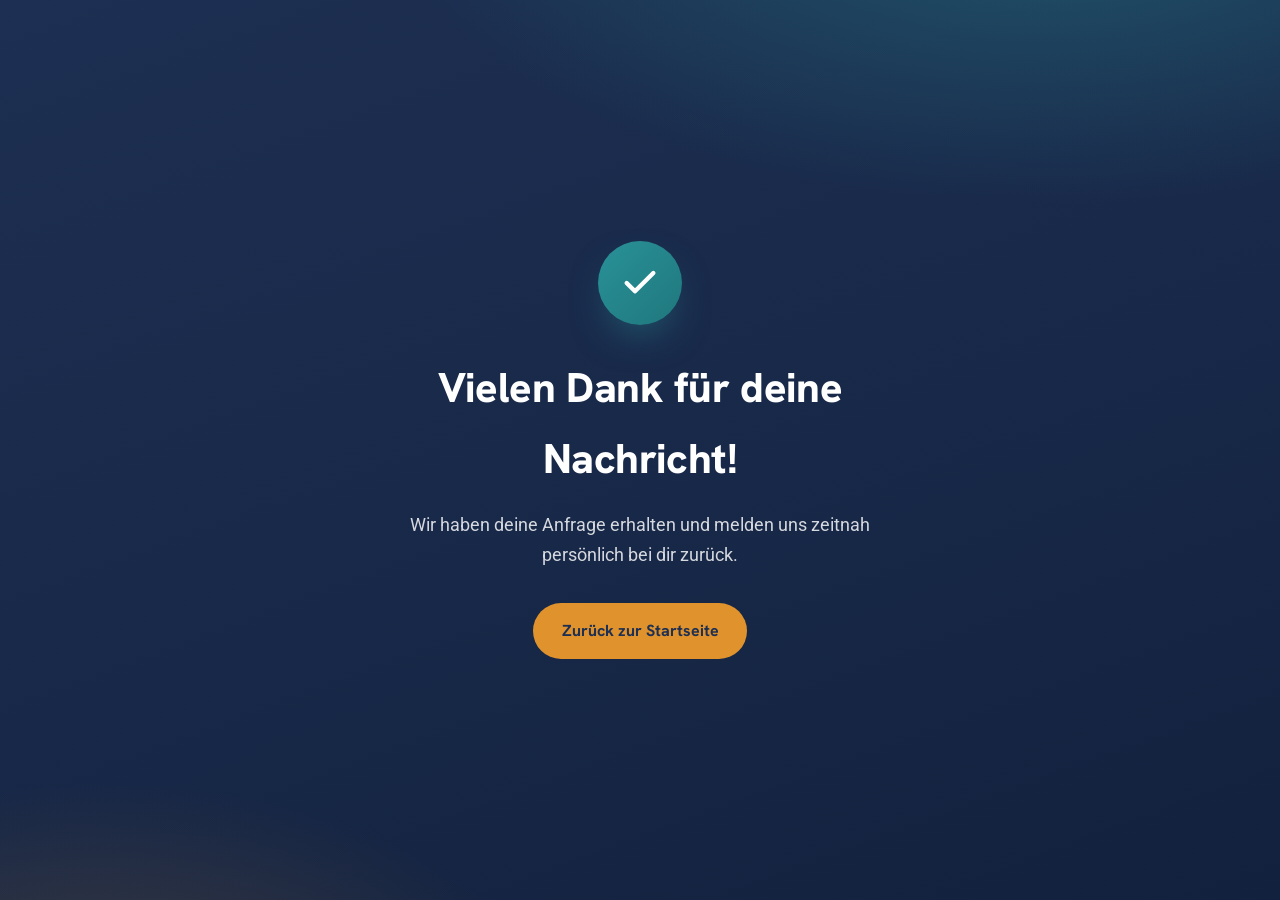
<file: danke.html>
<!DOCTYPE html>
<html lang="de">
<head>
<meta charset="UTF-8" />
<meta name="viewport" content="width=device-width, initial-scale=1.0" />
<title>Danke – accountaneers</title>
<meta name="description" content="Vielen Dank für deine Nachricht an accountaneers." />
<meta name="robots" content="noindex, follow" />
<link rel="icon" type="image/png" href="assets/icon.png" />
<link rel="preconnect" href="https://fonts.googleapis.com" />
<link rel="preconnect" href="https://fonts.gstatic.com" crossorigin />
<link href="https://fonts.googleapis.com/css2?family=Hanken+Grotesk:wght@600;700;800&family=Roboto:wght@400;500;700&display=swap" rel="stylesheet" />
<style>
  :root{--navy:#1D2F52;--teal:#299198;--teal-dark:#1F787D;--gold:#E0922D;--ink:#1E2833;--slate:#6B7685;--cream:#F6F2E9;}
  *{box-sizing:border-box;margin:0;padding:0}
  html{-webkit-text-size-adjust:100%;text-size-adjust:100%}
  body{font-family:'Roboto',system-ui,-apple-system,'Segoe UI',sans-serif;color:#fff;line-height:1.7;-webkit-font-smoothing:antialiased;
    min-height:100vh;display:flex;align-items:center;justify-content:center;padding:24px;
    background:radial-gradient(1100px 520px at 82% -12%, rgba(41,145,152,.42), transparent 60%),
      radial-gradient(760px 420px at 8% 115%, rgba(224,146,45,.20), transparent 60%),
      linear-gradient(160deg,#1D2F52 0%, #182848 55%, #12213d 100%);}
  .card{max-width:540px;text-align:center}
  .ic{width:84px;height:84px;border-radius:50%;margin:0 auto 28px;display:flex;align-items:center;justify-content:center;
    background:linear-gradient(135deg,var(--teal),var(--teal-dark));box-shadow:0 18px 44px -18px rgba(41,145,152,.8)}
  h1{font-family:'Hanken Grotesk',sans-serif;font-size:clamp(1.9rem,4vw,2.6rem);font-weight:800;margin-bottom:16px;letter-spacing:-.01em}
  p{color:rgba(255,255,255,.82);font-size:1.1rem;margin-bottom:32px}
  .btn{display:inline-flex;align-items:center;gap:.5rem;font-family:'Hanken Grotesk',sans-serif;font-weight:700;
    padding:.9rem 1.8rem;border-radius:999px;background:var(--gold);color:var(--navy);text-decoration:none;
    transition:transform .18s ease, background .18s ease, color .18s ease}
  .btn:hover{background:#C17A1C;color:#fff;transform:translateY(-2px)}
</style>
</head>
<body>
  <div class="card">
    <div class="ic">
      <svg width="40" height="40" viewBox="0 0 24 24" fill="none"><path d="M20 6 9 17l-5-5" stroke="#fff" stroke-width="2.6" stroke-linecap="round" stroke-linejoin="round"/></svg>
    </div>
    <h1>Vielen Dank für deine Nachricht!</h1>
    <p>Wir haben deine Anfrage erhalten und melden uns zeitnah persönlich bei dir zurück.</p>
    <a class="btn" href="/">Zurück zur Startseite</a>
  </div>
</body>
</html>
</file>
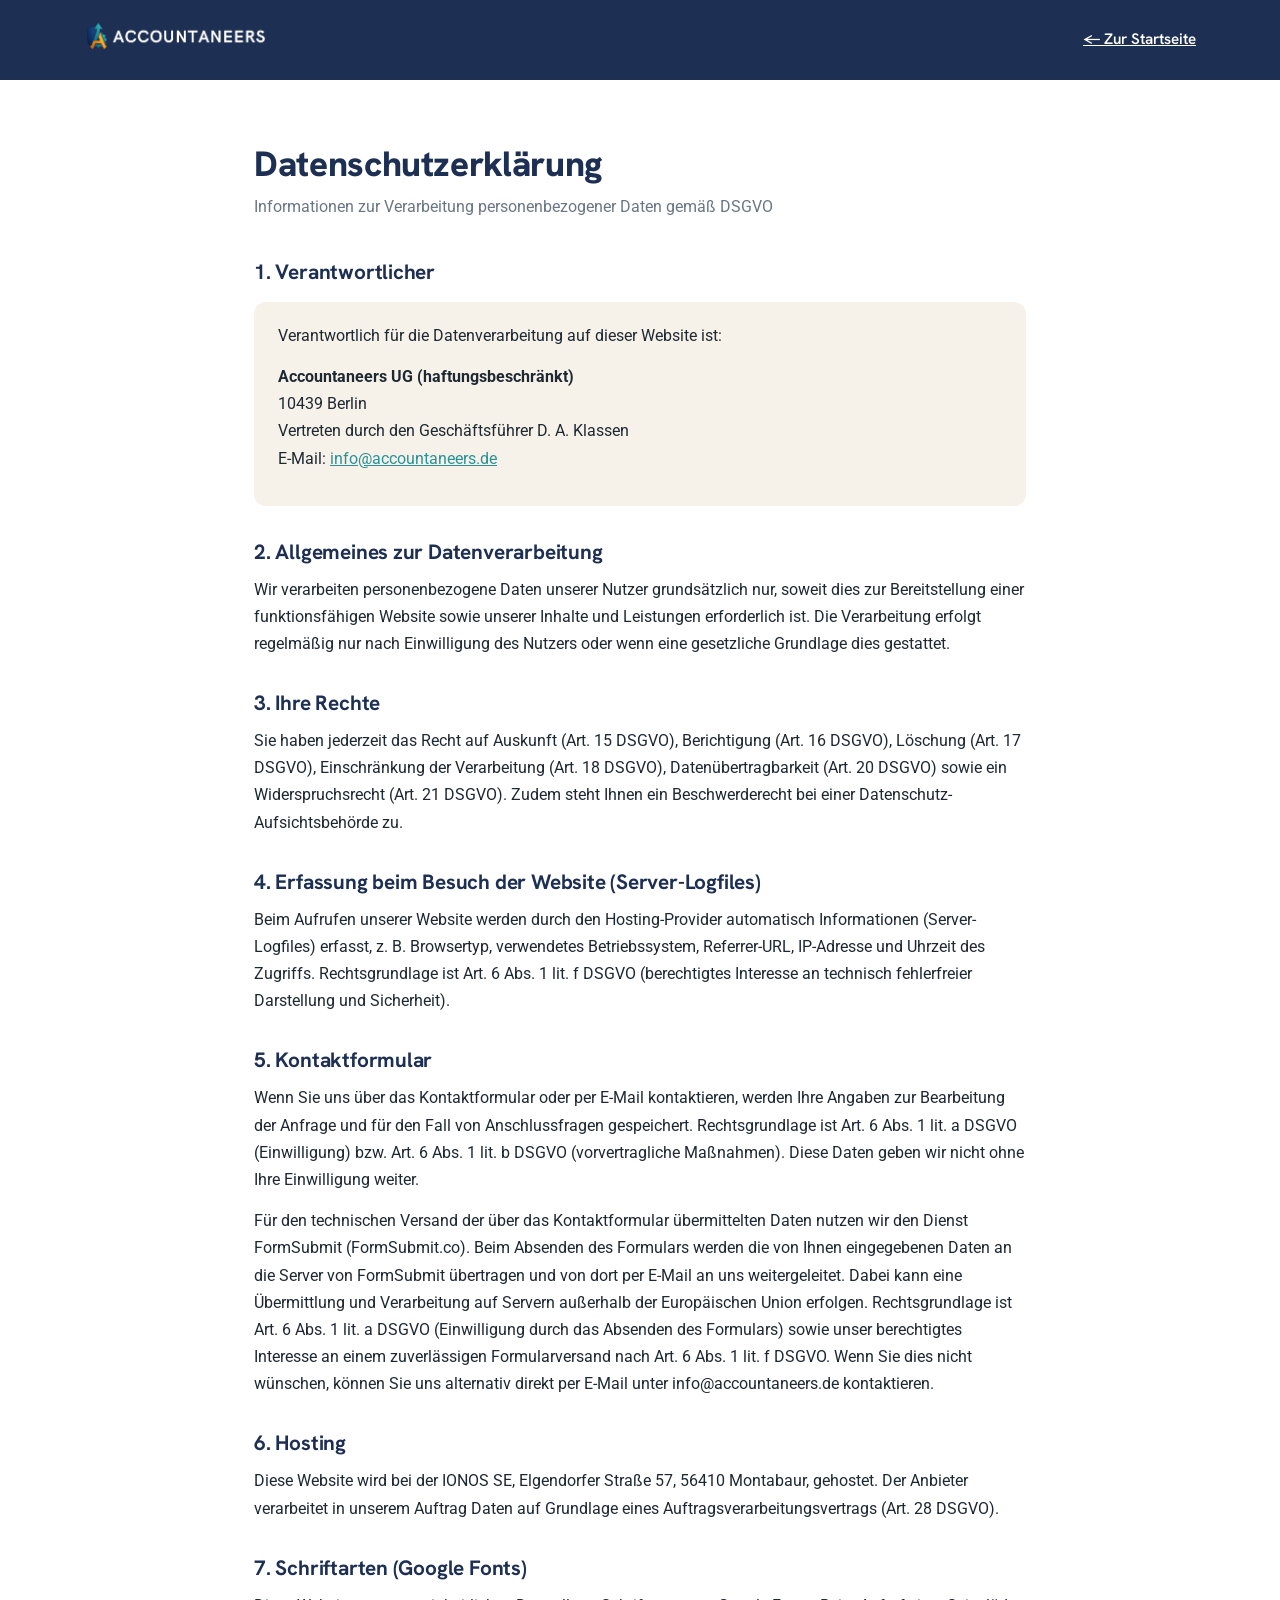
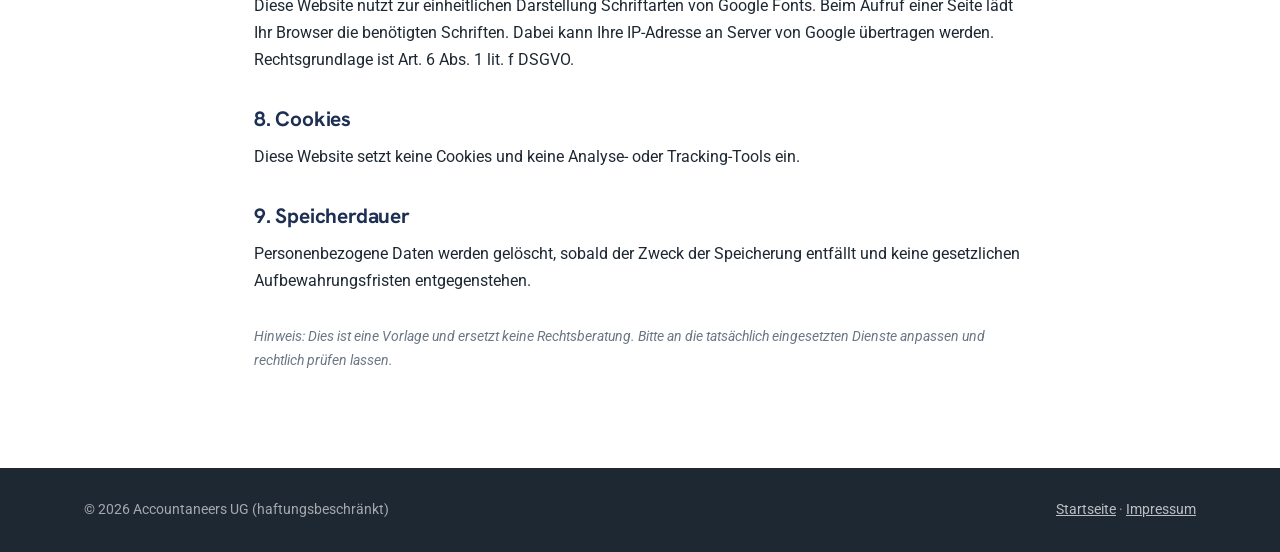
<file: datenschutz.html>
<!DOCTYPE html>
<html lang="de">
<head>
<meta charset="UTF-8" />
<meta name="viewport" content="width=device-width, initial-scale=1.0" />
<title>Datenschutzerklärung – accountaneers</title>
<meta name="description" content="Datenschutzerklärung der Accountaneers UG (haftungsbeschränkt)." />
<meta name="robots" content="noindex, follow" />
<link rel="icon" type="image/png" href="assets/icon.png" />
<link rel="preconnect" href="https://fonts.googleapis.com" />
<link rel="preconnect" href="https://fonts.gstatic.com" crossorigin />
<link href="https://fonts.googleapis.com/css2?family=Hanken+Grotesk:wght@600;700;800&family=Roboto:wght@400;500;700&display=swap" rel="stylesheet" />
<link rel="stylesheet" href="legal-style.css" />
</head>
<body>
<header>
  <div class="wrap">
    <a href="index.html"><img src="assets/logo-auf-dunkel.png" alt="accountaneers" /></a>
    <a class="back" href="index.html">← Zur Startseite</a>
  </div>
</header>
<main>
  <div class="wrap">
    <h1>Datenschutzerklärung</h1>
    <p class="lead">Informationen zur Verarbeitung personenbezogener Daten gemäß DSGVO</p>

    <h2>1. Verantwortlicher</h2>
    <div class="box">
      <p>Verantwortlich für die Datenverarbeitung auf dieser Website ist:</p>
      <p><strong>Accountaneers UG (haftungsbeschränkt)</strong><br />
      10439 Berlin<br />
      Vertreten durch den Geschäftsführer D. A. Klassen<br />
      E-Mail: <a href="mailto:info@accountaneers.de">info@accountaneers.de</a></p>
    </div>

    <h2>2. Allgemeines zur Datenverarbeitung</h2>
    <p>Wir verarbeiten personenbezogene Daten unserer Nutzer grundsätzlich nur, soweit dies zur Bereitstellung einer funktionsfähigen Website sowie unserer Inhalte und Leistungen erforderlich ist. Die Verarbeitung erfolgt regelmäßig nur nach Einwilligung des Nutzers oder wenn eine gesetzliche Grundlage dies gestattet.</p>

    <h2>3. Ihre Rechte</h2>
    <p>Sie haben jederzeit das Recht auf Auskunft (Art. 15 DSGVO), Berichtigung (Art. 16 DSGVO), Löschung (Art. 17 DSGVO), Einschränkung der Verarbeitung (Art. 18 DSGVO), Datenübertragbarkeit (Art. 20 DSGVO) sowie ein Widerspruchsrecht (Art. 21 DSGVO). Zudem steht Ihnen ein Beschwerderecht bei einer Datenschutz-Aufsichtsbehörde zu.</p>

    <h2>4. Erfassung beim Besuch der Website (Server-Logfiles)</h2>
    <p>Beim Aufrufen unserer Website werden durch den Hosting-Provider automatisch Informationen (Server-Logfiles) erfasst, z. B. Browsertyp, verwendetes Betriebssystem, Referrer-URL, IP-Adresse und Uhrzeit des Zugriffs. Rechtsgrundlage ist Art. 6 Abs. 1 lit. f DSGVO (berechtigtes Interesse an technisch fehlerfreier Darstellung und Sicherheit).</p>

    <h2>5. Kontaktformular</h2>
    <p>Wenn Sie uns über das Kontaktformular oder per E-Mail kontaktieren, werden Ihre Angaben zur Bearbeitung der Anfrage und für den Fall von Anschlussfragen gespeichert. Rechtsgrundlage ist Art. 6 Abs. 1 lit. a DSGVO (Einwilligung) bzw. Art. 6 Abs. 1 lit. b DSGVO (vorvertragliche Maßnahmen). Diese Daten geben wir nicht ohne Ihre Einwilligung weiter.</p>
    <p>Für den technischen Versand der über das Kontaktformular übermittelten Daten nutzen wir den Dienst FormSubmit (FormSubmit.co). Beim Absenden des Formulars werden die von Ihnen eingegebenen Daten an die Server von FormSubmit übertragen und von dort per E-Mail an uns weitergeleitet. Dabei kann eine Übermittlung und Verarbeitung auf Servern außerhalb der Europäischen Union erfolgen. Rechtsgrundlage ist Art. 6 Abs. 1 lit. a DSGVO (Einwilligung durch das Absenden des Formulars) sowie unser berechtigtes Interesse an einem zuverlässigen Formularversand nach Art. 6 Abs. 1 lit. f DSGVO. Wenn Sie dies nicht wünschen, können Sie uns alternativ direkt per E-Mail unter info@accountaneers.de kontaktieren.</p>

    <h2>6. Hosting</h2>
    <p>Diese Website wird bei der IONOS SE, Elgendorfer Straße 57, 56410 Montabaur, gehostet. Der Anbieter verarbeitet in unserem Auftrag Daten auf Grundlage eines Auftragsverarbeitungsvertrags (Art. 28 DSGVO).</p>

    <h2>7. Schriftarten (Google Fonts)</h2>
    <p>Diese Website nutzt zur einheitlichen Darstellung Schriftarten von Google Fonts. Beim Aufruf einer Seite lädt Ihr Browser die benötigten Schriften. Dabei kann Ihre IP-Adresse an Server von Google übertragen werden. Rechtsgrundlage ist Art. 6 Abs. 1 lit. f DSGVO.</p>

    <h2>8. Cookies</h2>
    <p>Diese Website setzt keine Cookies und keine Analyse- oder Tracking-Tools ein.</p>

    <h2>9. Speicherdauer</h2>
    <p>Personenbezogene Daten werden gelöscht, sobald der Zweck der Speicherung entfällt und keine gesetzlichen Aufbewahrungsfristen entgegenstehen.</p>

    <p style="margin-top:30px;color:var(--slate);font-size:.9rem"><em>Hinweis: Dies ist eine Vorlage und ersetzt keine Rechtsberatung. Bitte an die tatsächlich eingesetzten Dienste anpassen und rechtlich prüfen lassen.</em></p>
  </div>
</main>
<footer>
  <div class="wrap">
    <span>© 2026 Accountaneers UG (haftungsbeschränkt)</span>
    <span><a href="index.html">Startseite</a> · <a href="impressum.html">Impressum</a></span>
  </div>
</footer>
</body>
</html>
</file>
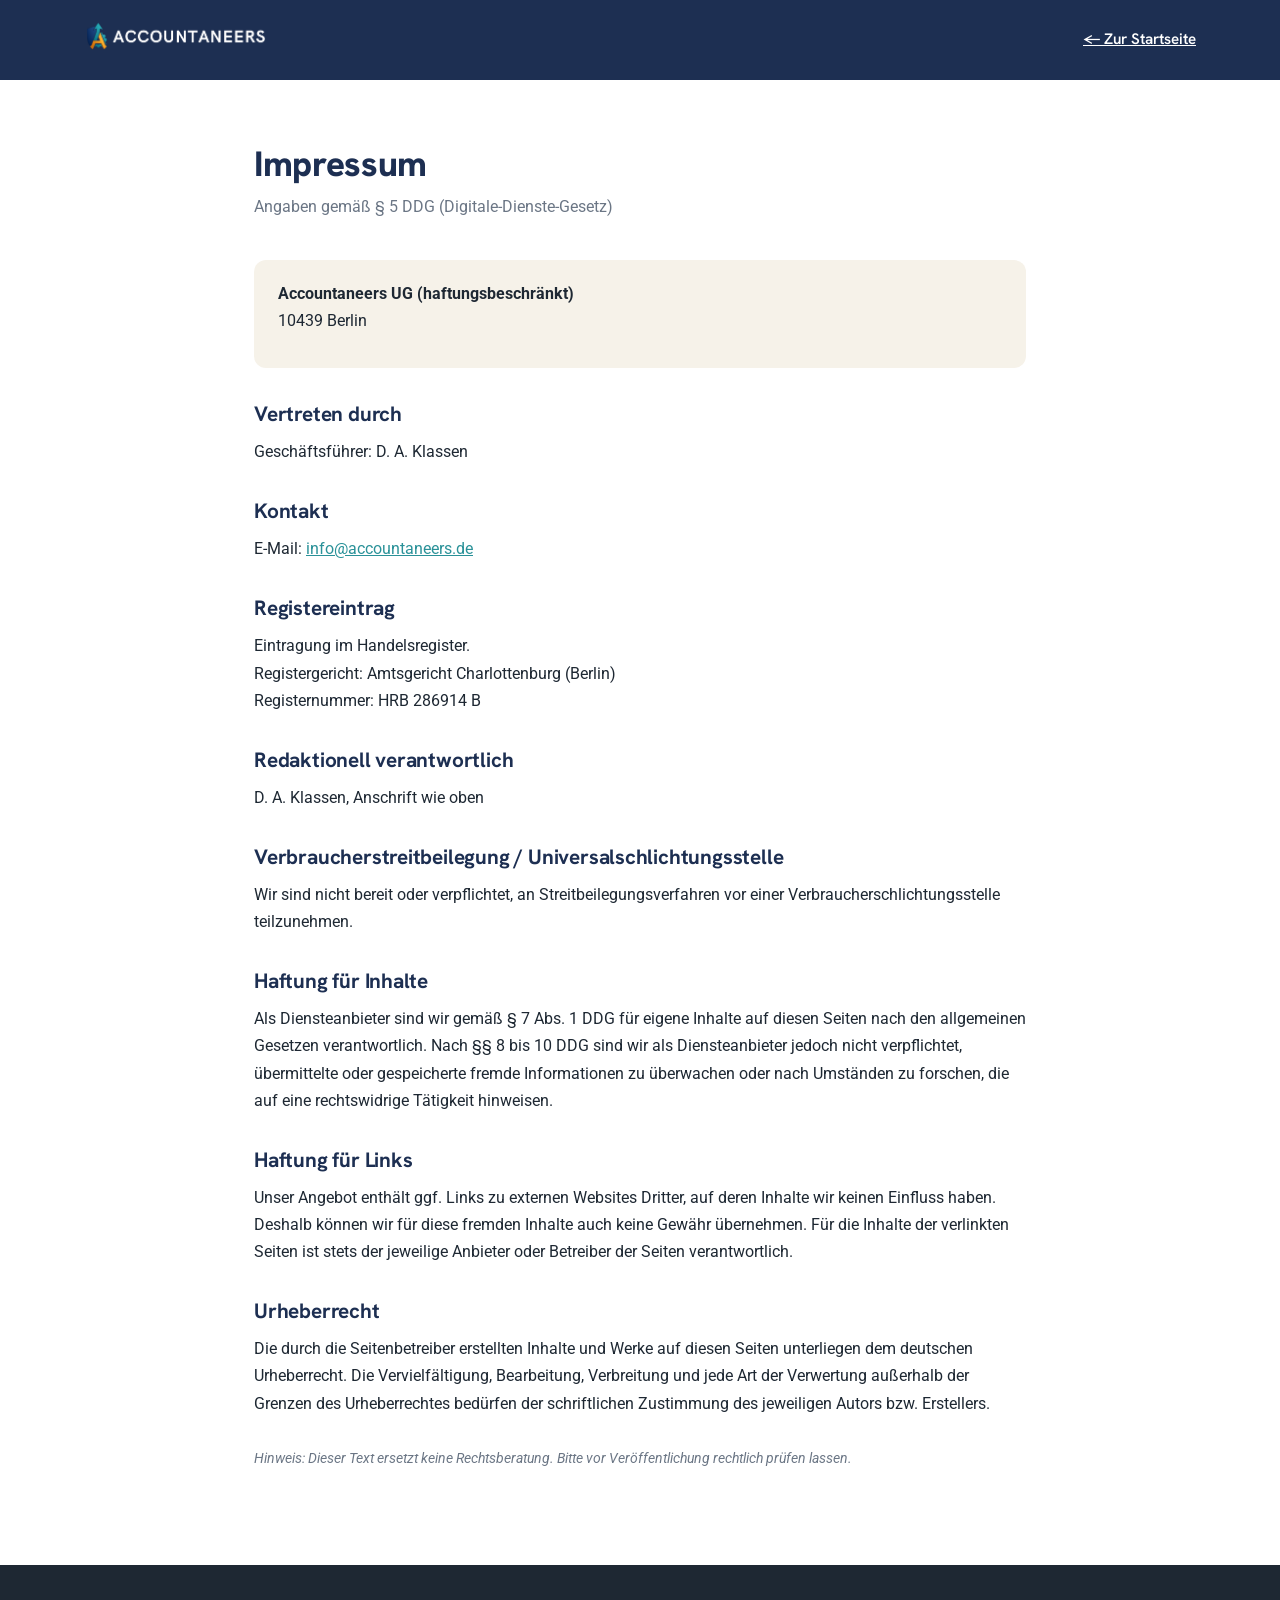
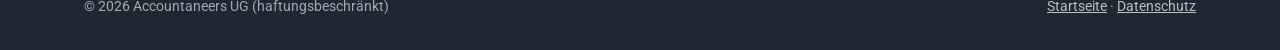
<file: impressum.html>
<!DOCTYPE html>
<html lang="de">
<head>
<meta charset="UTF-8" />
<meta name="viewport" content="width=device-width, initial-scale=1.0" />
<title>Impressum – accountaneers</title>
<meta name="description" content="Impressum der Accountaneers UG (haftungsbeschränkt)." />
<meta name="robots" content="noindex, follow" />
<link rel="icon" type="image/png" href="assets/icon.png" />
<link rel="preconnect" href="https://fonts.googleapis.com" />
<link rel="preconnect" href="https://fonts.gstatic.com" crossorigin />
<link href="https://fonts.googleapis.com/css2?family=Hanken+Grotesk:wght@600;700;800&family=Roboto:wght@400;500;700&display=swap" rel="stylesheet" />
<link rel="stylesheet" href="legal-style.css" />
</head>
<body>
<header>
  <div class="wrap">
    <a href="index.html"><img src="assets/logo-auf-dunkel.png" alt="accountaneers" /></a>
    <a class="back" href="index.html">← Zur Startseite</a>
  </div>
</header>
<main>
  <div class="wrap">
    <h1>Impressum</h1>
    <p class="lead">Angaben gemäß § 5 DDG (Digitale-Dienste-Gesetz)</p>

    <div class="box">
      <p><strong>Accountaneers UG (haftungsbeschränkt)</strong><br />
      10439 Berlin</p>
    </div>

    <h2>Vertreten durch</h2>
    <p>Geschäftsführer: D. A. Klassen</p>

    <h2>Kontakt</h2>
    <p>E-Mail: <a href="mailto:info@accountaneers.de">info@accountaneers.de</a></p>

    <h2>Registereintrag</h2>
    <p>Eintragung im Handelsregister.<br />
    Registergericht: Amtsgericht Charlottenburg (Berlin)<br />
    Registernummer: HRB 286914 B</p>

    <h2>Redaktionell verantwortlich</h2>
    <p>D. A. Klassen, Anschrift wie oben</p>

    <h2>Verbraucherstreitbeilegung / Universalschlichtungsstelle</h2>
    <p>Wir sind nicht bereit oder verpflichtet, an Streitbeilegungsverfahren vor einer Verbraucherschlichtungsstelle teilzunehmen.</p>

    <h2>Haftung für Inhalte</h2>
    <p>Als Diensteanbieter sind wir gemäß § 7 Abs. 1 DDG für eigene Inhalte auf diesen Seiten nach den allgemeinen Gesetzen verantwortlich. Nach §§ 8 bis 10 DDG sind wir als Diensteanbieter jedoch nicht verpflichtet, übermittelte oder gespeicherte fremde Informationen zu überwachen oder nach Umständen zu forschen, die auf eine rechtswidrige Tätigkeit hinweisen.</p>

    <h2>Haftung für Links</h2>
    <p>Unser Angebot enthält ggf. Links zu externen Websites Dritter, auf deren Inhalte wir keinen Einfluss haben. Deshalb können wir für diese fremden Inhalte auch keine Gewähr übernehmen. Für die Inhalte der verlinkten Seiten ist stets der jeweilige Anbieter oder Betreiber der Seiten verantwortlich.</p>

    <h2>Urheberrecht</h2>
    <p>Die durch die Seitenbetreiber erstellten Inhalte und Werke auf diesen Seiten unterliegen dem deutschen Urheberrecht. Die Vervielfältigung, Bearbeitung, Verbreitung und jede Art der Verwertung außerhalb der Grenzen des Urheberrechtes bedürfen der schriftlichen Zustimmung des jeweiligen Autors bzw. Erstellers.</p>

    <p style="margin-top:30px;color:var(--slate);font-size:.9rem"><em>Hinweis: Dieser Text ersetzt keine Rechtsberatung. Bitte vor Veröffentlichung rechtlich prüfen lassen.</em></p>
  </div>
</main>
<footer>
  <div class="wrap">
    <span>© 2026 Accountaneers UG (haftungsbeschränkt)</span>
    <span><a href="index.html">Startseite</a> · <a href="datenschutz.html">Datenschutz</a></span>
  </div>
</footer>
</body>
</html>
</file>
<file: legal-style.css>
:root{
  --navy:#1D2F52; --teal:#299198; --gold:#E0922D; --ink:#1E2833;
  --slate:#6B7685; --cream:#F6F2E9; --white:#fff;
}
*{box-sizing:border-box;margin:0;padding:0}
html{-webkit-text-size-adjust:100%;text-size-adjust:100%}
body{font-family:'Roboto',system-ui,-apple-system,'Segoe UI',sans-serif;color:var(--ink);line-height:1.7;background:var(--white);overflow-x:hidden;-webkit-font-smoothing:antialiased;-moz-osx-font-smoothing:grayscale}
h1,h2,h3{font-family:'Hanken Grotesk',sans-serif;line-height:1.15;letter-spacing:-.01em;overflow-wrap:break-word}
a{color:var(--teal);-webkit-tap-highlight-color:rgba(41,145,152,.2)}
p{overflow-wrap:break-word}
.wrap{max-width:820px;margin:0 auto;padding:0 24px}
header{background:var(--navy);padding:18px 0}
header .wrap{max-width:1160px;display:flex;align-items:center;justify-content:space-between}
header img{height:36px}
header a.back{color:#fff;font-family:'Hanken Grotesk',sans-serif;font-weight:600;font-size:.95rem}
header a.back:hover{color:var(--gold)}
main{padding:64px 0 80px}
h1{font-size:2.2rem;color:var(--navy);font-weight:800;margin-bottom:8px}
.lead{color:var(--slate);margin-bottom:40px}
h2{font-size:1.3rem;color:var(--navy);margin:34px 0 12px}
p{margin-bottom:14px;color:var(--ink)}
.ph{background:var(--cream);border-left:3px solid var(--gold);padding:2px 8px;border-radius:4px;color:var(--slate);font-style:italic}
.box{background:var(--cream);border-radius:12px;padding:20px 24px;margin:18px 0}
footer{background:var(--ink);color:rgba(255,255,255,.6);padding:30px 0;font-size:.9rem}
footer .wrap{max-width:1160px;display:flex;justify-content:space-between;flex-wrap:wrap;gap:10px}
footer a{color:rgba(255,255,255,.7)}
footer a:hover{color:var(--gold)}

@media(max-width:600px){
  header .wrap{gap:12px}
  header img{height:30px}
  main{padding:44px 0 60px}
  h1{font-size:1.8rem}
  h2{font-size:1.15rem}
  .wrap{padding:0 18px}
  .box{padding:16px 18px}
  footer .wrap{flex-direction:column;gap:8px}
}
</file>
